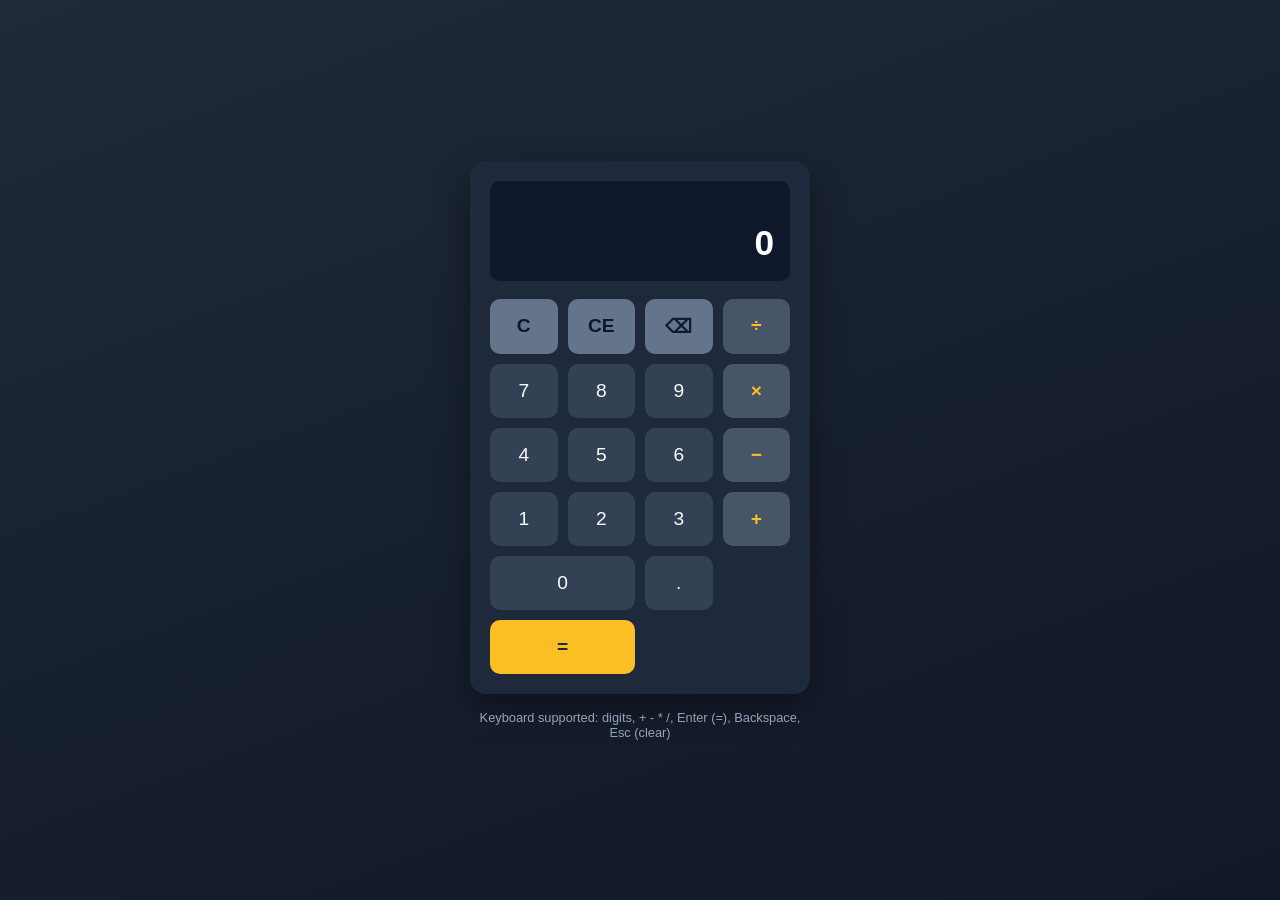
<file: mca_calculator/index.html>
<!DOCTYPE html>
<html lang="en">
<head>
  <meta charset="UTF-8">
  <meta name="viewport" content="width=device-width, initial-scale=1.0">
  <title>Calculator - MCA Mini Project</title>
  <link rel="stylesheet" href="style.css">
</head>
<body>

  <div class="calculator">

    <!-- ===================== DISPLAY SCREEN ===================== -->
    <div class="display">
      <div class="expression" id="expression"></div>
      <div class="result" id="result">0</div>
    </div>

    <!-- ===================== BUTTON GRID ===================== -->
    <div class="buttons">
      <button class="btn function" data-action="clear">C</button>
      <button class="btn function" data-action="clear-entry">CE</button>
      <button class="btn function" data-action="backspace">&#9003;</button>
      <button class="btn operator" data-action="divide">&divide;</button>

      <button class="btn number" data-value="7">7</button>
      <button class="btn number" data-value="8">8</button>
      <button class="btn number" data-value="9">9</button>
      <button class="btn operator" data-action="multiply">&times;</button>

      <button class="btn number" data-value="4">4</button>
      <button class="btn number" data-value="5">5</button>
      <button class="btn number" data-value="6">6</button>
      <button class="btn operator" data-action="subtract">&minus;</button>

      <button class="btn number" data-value="1">1</button>
      <button class="btn number" data-value="2">2</button>
      <button class="btn number" data-value="3">3</button>
      <button class="btn operator" data-action="add">+</button>

      <button class="btn number zero" data-value="0">0</button>
      <button class="btn number" data-value=".">.</button>
      <button class="btn equals" data-action="equals">=</button>
    </div>

  </div>

  <p class="hint">Keyboard supported: digits, + - * /, Enter (=), Backspace, Esc (clear)</p>

  <script src="script.js"></script>
</body>
</html>
</file>
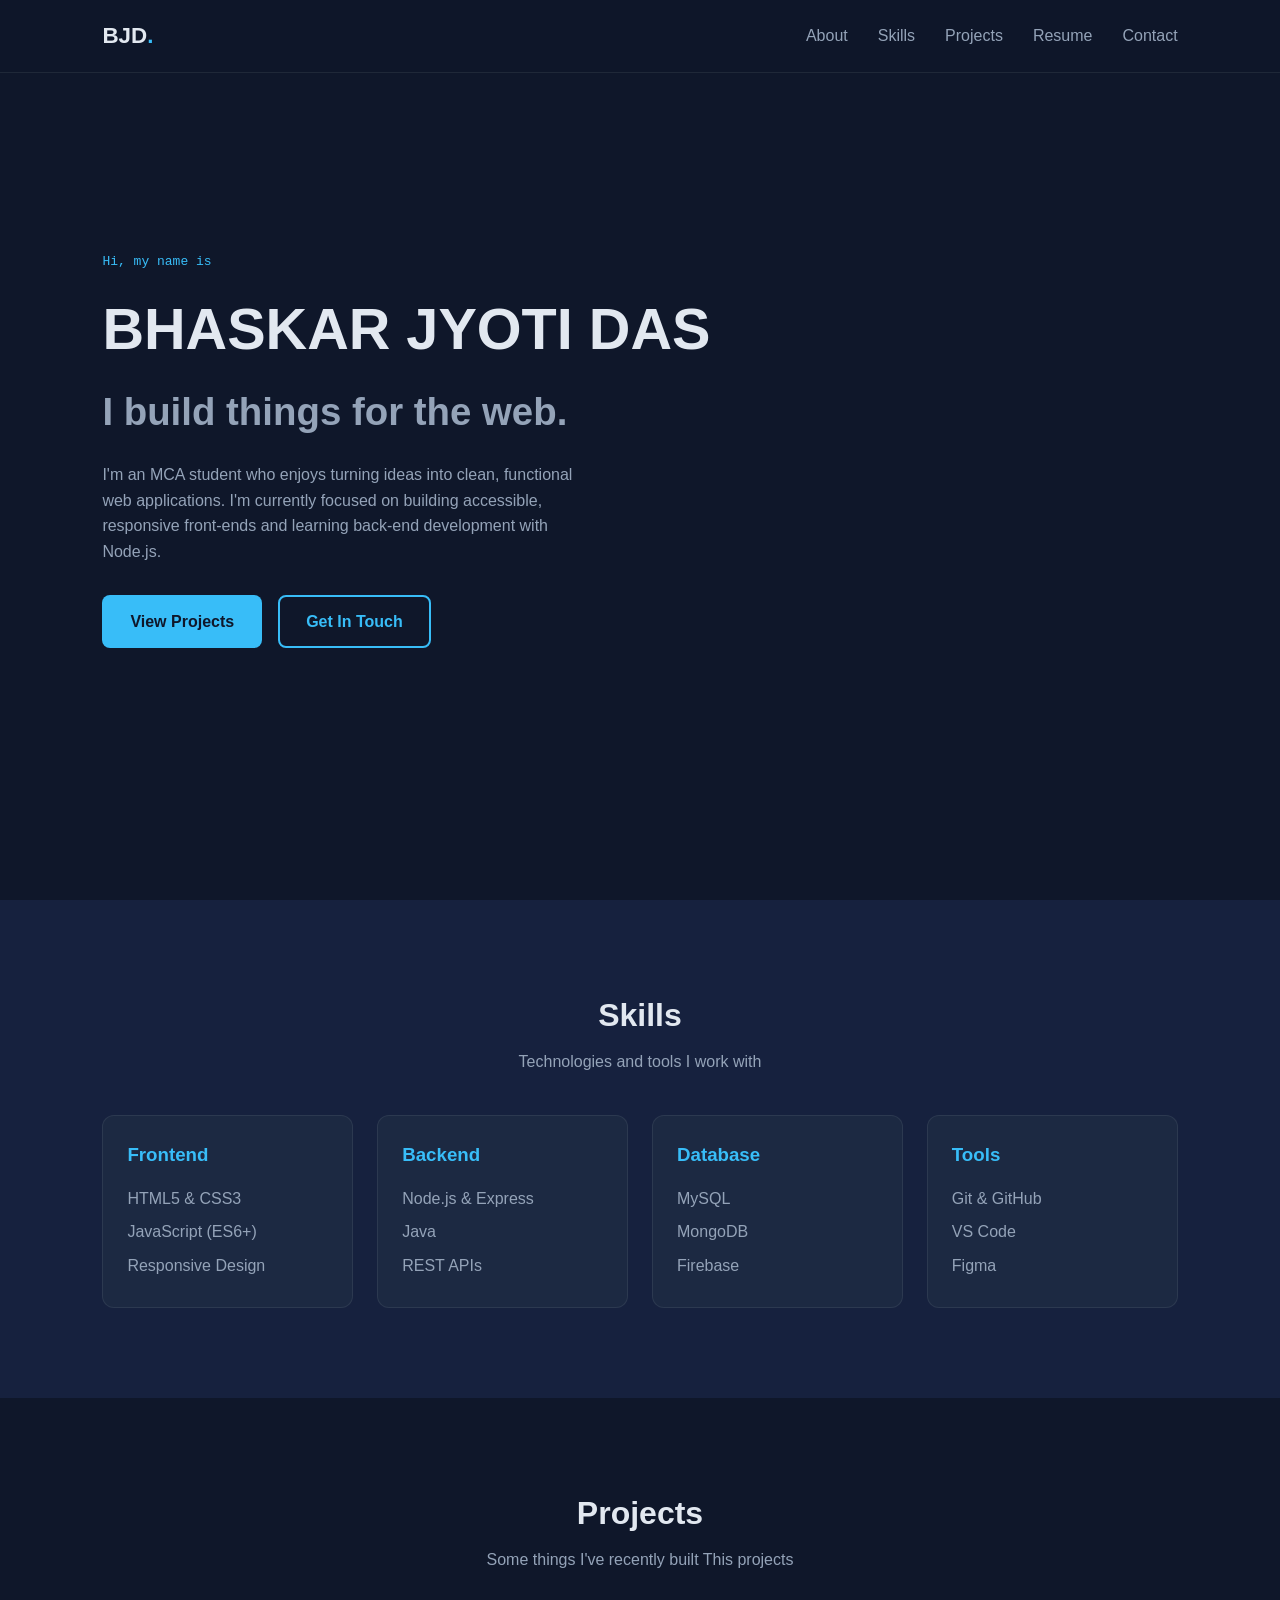
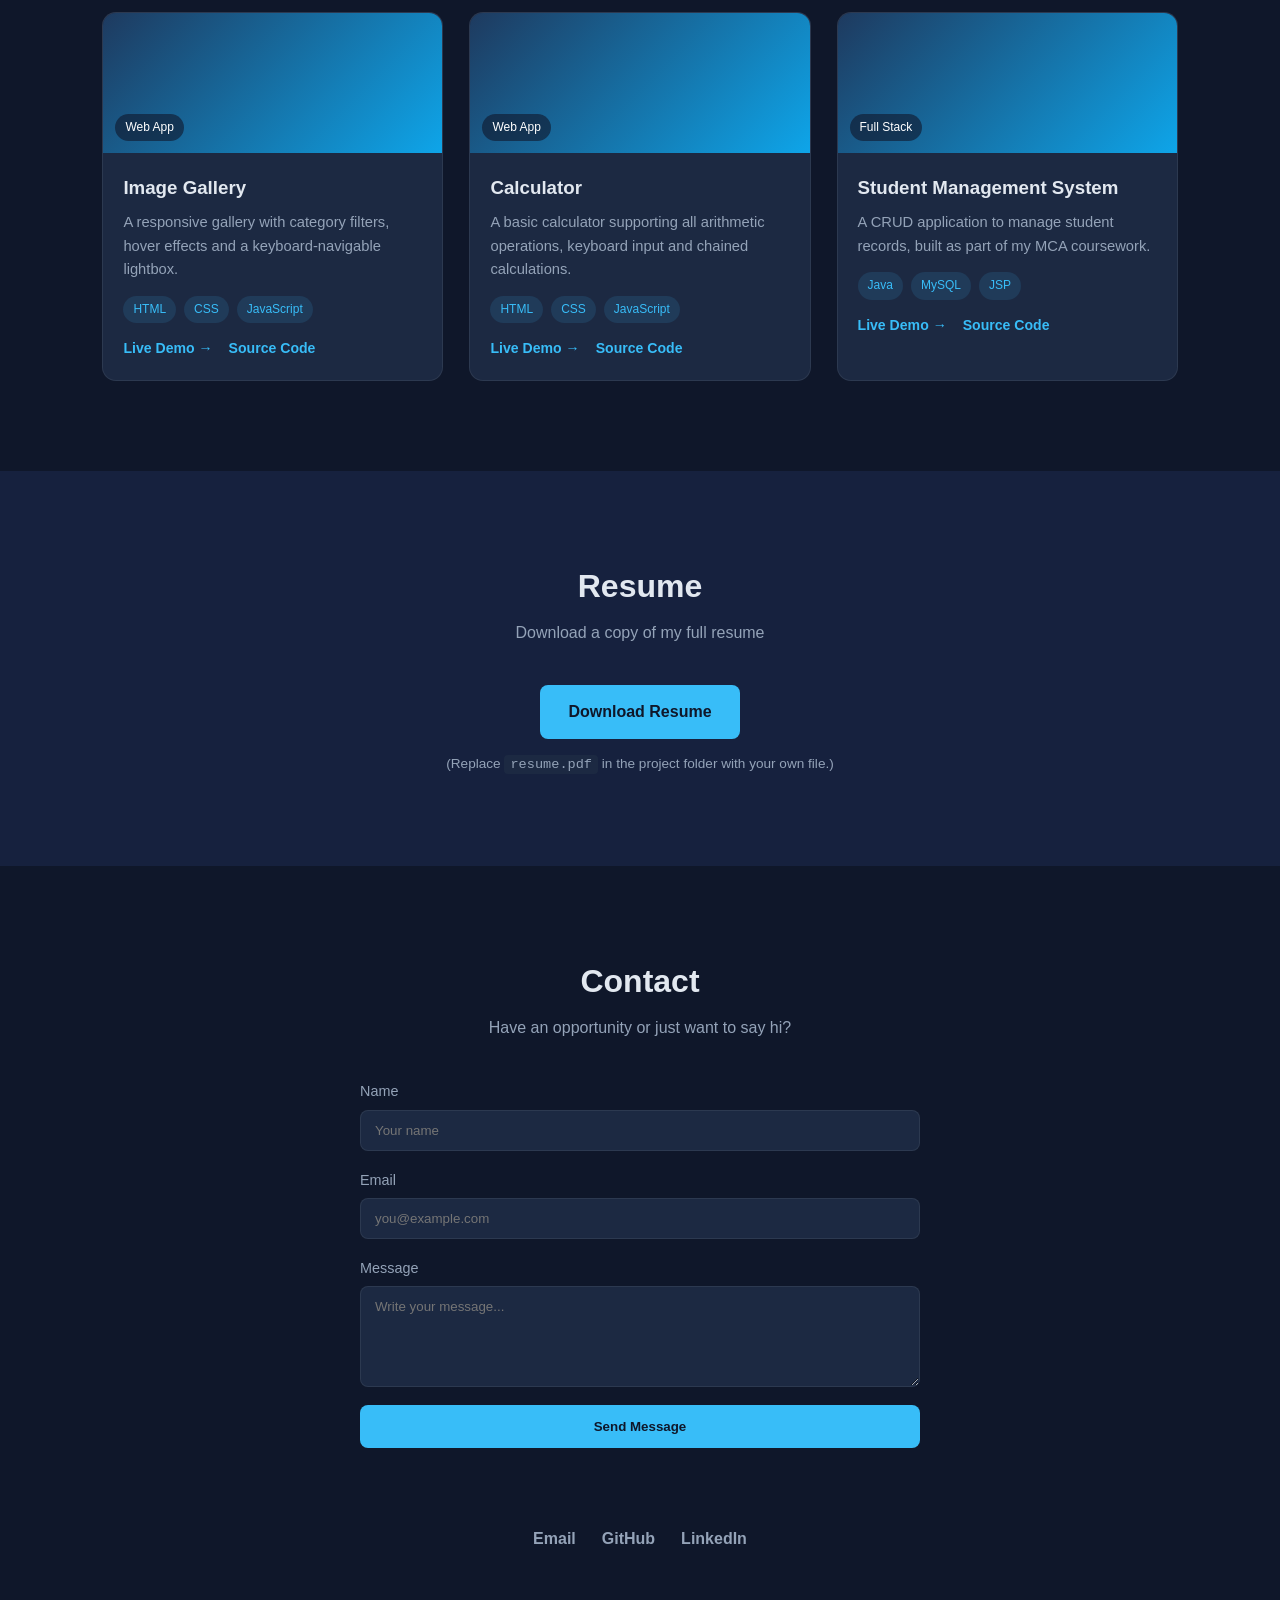
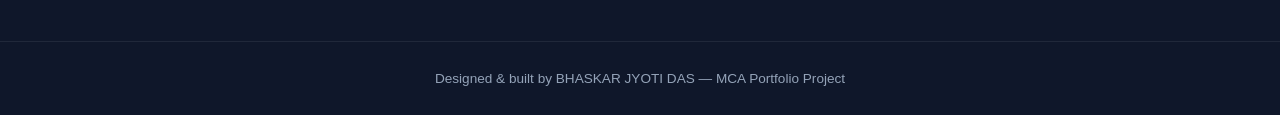
<file: mca_portfolio/index.html>
<!DOCTYPE html>
<html lang="en">
<head>
  <meta charset="UTF-8">
  <meta name="viewport" content="width=device-width, initial-scale=1.0">
  <title>BHASKAR JYOTI DAS  - Portfolio</title>
  <link rel="stylesheet" href="style.css">
</head>
<body>

  <!-- ===================== NAVIGATION ===================== -->
  <header class="navbar" id="navbar">
    <div class="logo">BJD<span>.</span></div>
    <nav>
      <ul class="nav-links" id="navLinks">
        <li><a href="#about" class="nav-link">About</a></li>
        <li><a href="#skills" class="nav-link">Skills</a></li>
        <li><a href="#projects" class="nav-link">Projects</a></li>
        <li><a href="#resume" class="nav-link">Resume</a></li>
        <li><a href="#contact" class="nav-link">Contact</a></li>
      </ul>
    </nav>
    <button class="menu-toggle" id="menuToggle" aria-label="Toggle menu">&#9776;</button>
  </header>

  <!-- ===================== HERO / ABOUT ===================== -->
  <section class="hero" id="about">
    <div class="hero-content fade-in">
      <p class="eyebrow">Hi, my name is</p>
      <h1>BHASKAR JYOTI DAS</h1>
      <h2>I build things for the web.</h2>
      <p class="hero-text">
        I'm an MCA student who enjoys turning ideas into clean, functional web
        applications. I'm currently focused on building accessible, responsive
        front-ends and learning back-end development with Node.js.
      </p>
      <div class="hero-buttons">
        <a href="#projects" class="btn btn-primary">View Projects</a>
        <a href="#contact" class="btn btn-outline">Get In Touch</a>
      </div>
    </div>
  </section>

  <!-- ===================== SKILLS ===================== -->
  <section class="skills" id="skills">
    <h2 class="section-title fade-in">Skills</h2>
    <p class="section-subtitle fade-in">Technologies and tools I work with</p>

    <div class="skills-grid">
      <div class="skill-card fade-in">
        <h3>Frontend</h3>
        <ul>
          <li>HTML5 &amp; CSS3</li>
          <li>JavaScript (ES6+)</li>
          <li>Responsive Design</li>
        </ul>
      </div>
      <div class="skill-card fade-in">
        <h3>Backend</h3>
        <ul>
          <li>Node.js &amp; Express</li>
          <li>Java</li>
          <li>REST APIs</li>
        </ul>
      </div>
      <div class="skill-card fade-in">
        <h3>Database</h3>
        <ul>
          <li>MySQL</li>
          <li>MongoDB</li>
          <li>Firebase</li>
        </ul>
      </div>
      <div class="skill-card fade-in">
        <h3>Tools</h3>
        <ul>
          <li>Git &amp; GitHub</li>
          <li>VS Code</li>
          <li>Figma</li>
        </ul>
      </div>
    </div>
  </section>

  <!-- ===================== PROJECTS ===================== -->
  <section class="projects" id="projects">
    <h2 class="section-title fade-in">Projects</h2>
    <p class="section-subtitle fade-in">Some things I've recently built This projects</p>

    <div class="projects-grid">

      <article class="project-card fade-in">
        <div class="project-image">
          <span class="project-tag">Web App</span>
        </div>
        <div class="project-body">
          <h3>Image Gallery</h3>
          <p>A responsive gallery with category filters, hover effects and a keyboard-navigable lightbox.</p>
          <div class="project-stack">
            <span>HTML</span><span>CSS</span><span>JavaScript</span>
          </div>
          <div class="project-links">
            <a href="#" target="_blank" rel="noopener">Live Demo &rarr;</a>
            <a href="#" target="_blank" rel="noopener">Source Code</a>
          </div>
        </div>
      </article>

      <article class="project-card fade-in">
        <div class="project-image">
          <span class="project-tag">Web App</span>
        </div>
        <div class="project-body">
          <h3>Calculator</h3>
          <p>A basic calculator supporting all arithmetic operations, keyboard input and chained calculations.</p>
          <div class="project-stack">
            <span>HTML</span><span>CSS</span><span>JavaScript</span>
          </div>
          <div class="project-links">
            <a href="#" target="_blank" rel="noopener">Live Demo &rarr;</a>
            <a href="#" target="_blank" rel="noopener">Source Code</a>
          </div>
        </div>
      </article>

      <article class="project-card fade-in">
        <div class="project-image">
          <span class="project-tag">Full Stack</span>
        </div>
        <div class="project-body">
          <h3>Student Management System</h3>
          <p>A CRUD application to manage student records, built as part of my MCA coursework.</p>
          <div class="project-stack">
            <span>Java</span><span>MySQL</span><span>JSP</span>
          </div>
          <div class="project-links">
            <a href="#" target="_blank" rel="noopener">Live Demo &rarr;</a>
            <a href="#" target="_blank" rel="noopener">Source Code</a>
          </div>
        </div>
      </article>

    </div>
  </section>

  <!-- ===================== RESUME ===================== -->
  <section class="resume" id="resume">
    <div class="resume-content fade-in">
      <h2 class="section-title">Resume</h2>
      <p class="section-subtitle">Download a copy of my full resume</p>
      <a href="resume.pdf" class="btn btn-primary" download>Download Resume</a>
      <p class="resume-note">(Replace <code>resume.pdf</code> in the project folder with your own file.)</p>
    </div>
  </section>

  <!-- ===================== CONTACT ===================== -->
  <section class="contact" id="contact">
    <h2 class="section-title fade-in">Contact</h2>
    <p class="section-subtitle fade-in">Have an opportunity or just want to say hi?</p>

    <form class="contact-form fade-in" id="contactForm">
      <div class="form-row">
        <label for="name">Name</label>
        <input type="text" id="name" name="name" placeholder="Your name" required>
      </div>
      <div class="form-row">
        <label for="email">Email</label>
        <input type="email" id="email" name="email" placeholder="you@example.com" required>
      </div>
      <div class="form-row">
        <label for="message">Message</label>
        <textarea id="message" name="message" rows="5" placeholder="Write your message..." required></textarea>
      </div>
      <button type="submit" class="btn btn-primary">Send Message</button>
      <p class="form-status" id="formStatus"></p>
    </form>

    <div class="social-links fade-in">
      <a href="mailto:aarav.sharma@example.com">Email</a>
      <a href="https://github.com/" target="_blank" rel="noopener">GitHub</a>
      <a href="https://linkedin.com/" target="_blank" rel="noopener">LinkedIn</a>
    </div>
  </section>

  <!-- ===================== FOOTER ===================== -->
  <footer>
    <p>Designed &amp; built by BHASKAR JYOTI DAS &mdash; MCA Portfolio Project</p>
  </footer>

  <button class="scroll-top" id="scrollTop" aria-label="Scroll to top">&uarr;</button>

  <script src="script.js"></script>
</body>
</html>
</file>
<file: mca_calculator/style.css>
/* =========================================================
   Calculator - Stylesheet
   Clean, simple styling suitable for an academic mini project
   ========================================================= */

* {
  margin: 0;
  padding: 0;
  box-sizing: border-box;
}

body {
  min-height: 100vh;
  display: flex;
  flex-direction: column;
  align-items: center;
  justify-content: center;
  gap: 16px;
  font-family: 'Segoe UI', Arial, sans-serif;
  background: linear-gradient(160deg, #1f2937, #111827);
  padding: 20px;
}

/* ---------------- Calculator container ---------------- */
.calculator {
  width: 100%;
  max-width: 340px;
  background-color: #1e293b;
  border-radius: 16px;
  padding: 20px;
  box-shadow: 0 15px 35px rgba(0, 0, 0, 0.4);
}

/* ---------------- Display screen ---------------- */
.display {
  background-color: #0f172a;
  border-radius: 10px;
  padding: 18px 16px;
  margin-bottom: 18px;
  text-align: right;
  overflow: hidden;
}

.expression {
  min-height: 20px;
  color: #94a3b8;
  font-size: 0.95rem;
  white-space: nowrap;
  overflow-x: auto;
}

.result {
  color: #ffffff;
  font-size: 2.2rem;
  font-weight: 600;
  white-space: nowrap;
  overflow-x: auto;
  margin-top: 4px;
}

/* ---------------- Button grid ---------------- */
.buttons {
  display: grid;
  grid-template-columns: repeat(4, 1fr);
  gap: 10px;
}

.btn {
  border: none;
  border-radius: 10px;
  font-size: 1.2rem;
  padding: 16px 0;
  cursor: pointer;
  color: #f8fafc;
  background-color: #334155;
  transition: transform 0.1s ease, background-color 0.2s ease;
}

.btn:hover {
  background-color: #475569;
}

.btn:active {
  transform: scale(0.94);
}

/* Number buttons */
.number {
  background-color: #334155;
}

/* Operator buttons (+ - x /) */
.operator {
  background-color: #475569;
  color: #fbbf24;
  font-weight: 600;
}

.operator:hover {
  background-color: #57657b;
}

/* Function buttons: C, CE, backspace */
.function {
  background-color: #64748b;
  color: #0f172a;
  font-weight: 600;
}

.function:hover {
  background-color: #7c8ba3;
}

/* Equals button spans and stands out */
.equals {
  background-color: #fbbf24;
  color: #1e293b;
  font-weight: 700;
  grid-column: span 2;
}

.equals:hover {
  background-color: #fcd34d;
}

/* Zero button spans two columns */
.zero {
  grid-column: span 2;
}

/* Highlight state when a button is pressed via keyboard */
.btn.pressed {
  transform: scale(0.94);
  background-color: #57657b;
}

/* ---------------- Hint text ---------------- */
.hint {
  color: #94a3b8;
  font-size: 0.8rem;
  text-align: center;
  max-width: 340px;
}

/* =========================================================
   Responsive design for smaller screens
   ========================================================= */
@media (max-width: 380px) {
  .result {
    font-size: 1.8rem;
  }

  .btn {
    font-size: 1rem;
    padding: 14px 0;
  }
}
</file>
<file: mca_portfolio/style.css>
/* =========================================================
   Portfolio Site - Stylesheet
   Clean, responsive layout suitable for an academic project
   ========================================================= */

* {
  margin: 0;
  padding: 0;
  box-sizing: border-box;
}

html {
  scroll-behavior: smooth;
}

:root {
  --bg: #0f172a;
  --bg-alt: #16213e;
  --card: #1c2942;
  --text: #e2e8f0;
  --text-dim: #94a3b8;
  --accent: #38bdf8;
  --accent-dark: #0ea5e9;
  --border: rgba(226, 232, 240, 0.08);
}

body {
  font-family: 'Segoe UI', Arial, sans-serif;
  background-color: var(--bg);
  color: var(--text);
  line-height: 1.6;
}

a {
  text-decoration: none;
  color: inherit;
}

ul {
  list-style: none;
}

section {
  padding: 90px 8vw;
}

.section-title {
  font-size: 2rem;
  font-weight: 700;
  text-align: center;
}

.section-subtitle {
  text-align: center;
  color: var(--text-dim);
  margin-top: 8px;
  margin-bottom: 40px;
}

/* ---------------- Buttons ---------------- */
.btn {
  display: inline-block;
  padding: 12px 26px;
  border-radius: 8px;
  font-weight: 600;
  cursor: pointer;
  border: 2px solid transparent;
  transition: transform 0.2s ease, background-color 0.2s ease, color 0.2s ease;
}

.btn:hover {
  transform: translateY(-3px);
}

.btn-primary {
  background-color: var(--accent);
  color: #0f172a;
}

.btn-primary:hover {
  background-color: var(--accent-dark);
}

.btn-outline {
  border-color: var(--accent);
  color: var(--accent);
  background: transparent;
}

.btn-outline:hover {
  background-color: var(--accent);
  color: #0f172a;
}

/* ---------------- Navbar ---------------- */
.navbar {
  position: fixed;
  top: 0;
  left: 0;
  right: 0;
  display: flex;
  align-items: center;
  justify-content: space-between;
  padding: 18px 8vw;
  background-color: rgba(15, 23, 42, 0.85);
  backdrop-filter: blur(8px);
  z-index: 200;
  border-bottom: 1px solid var(--border);
}

.logo {
  font-size: 1.4rem;
  font-weight: 700;
  color: var(--text);
}

.logo span {
  color: var(--accent);
}

.nav-links {
  display: flex;
  gap: 30px;
}

.nav-link {
  color: var(--text-dim);
  font-weight: 500;
  position: relative;
  padding-bottom: 4px;
}

.nav-link::after {
  content: "";
  position: absolute;
  left: 0;
  bottom: 0;
  width: 0;
  height: 2px;
  background-color: var(--accent);
  transition: width 0.25s ease;
}

.nav-link:hover {
  color: var(--text);
}

.nav-link:hover::after {
  width: 100%;
}

.menu-toggle {
  display: none;
  background: none;
  border: none;
  color: var(--text);
  font-size: 1.6rem;
  cursor: pointer;
}

/* ---------------- Hero ---------------- */
.hero {
  min-height: 100vh;
  display: flex;
  align-items: center;
  padding-top: 90px;
}

.hero-content {
  max-width: 700px;
}

.eyebrow {
  color: var(--accent);
  font-family: monospace;
  margin-bottom: 10px;
}

.hero h1 {
  font-size: clamp(2.4rem, 6vw, 3.6rem);
  font-weight: 700;
  color: var(--text);
}

.hero h2 {
  font-size: clamp(1.6rem, 4vw, 2.4rem);
  color: var(--text-dim);
  margin-top: 6px;
  margin-bottom: 20px;
}

.hero-text {
  color: var(--text-dim);
  max-width: 55ch;
  margin-bottom: 30px;
}

.hero-buttons {
  display: flex;
  gap: 16px;
  flex-wrap: wrap;
}

/* ---------------- Skills ---------------- */
.skills {
  background-color: var(--bg-alt);
}

.skills-grid {
  display: grid;
  grid-template-columns: repeat(auto-fit, minmax(200px, 1fr));
  gap: 24px;
}

.skill-card {
  background-color: var(--card);
  border: 1px solid var(--border);
  border-radius: 12px;
  padding: 24px;
  transition: transform 0.25s ease, border-color 0.25s ease;
}

.skill-card:hover {
  transform: translateY(-6px);
  border-color: var(--accent);
}

.skill-card h3 {
  color: var(--accent);
  margin-bottom: 12px;
}

.skill-card li {
  color: var(--text-dim);
  padding: 4px 0;
}

/* ---------------- Projects ---------------- */
.projects-grid {
  display: grid;
  grid-template-columns: repeat(auto-fit, minmax(280px, 1fr));
  gap: 26px;
}

.project-card {
  background-color: var(--card);
  border: 1px solid var(--border);
  border-radius: 14px;
  overflow: hidden;
  transition: transform 0.3s ease, box-shadow 0.3s ease;
}

.project-card:hover {
  transform: translateY(-8px);
  box-shadow: 0 18px 40px rgba(0, 0, 0, 0.35);
}

.project-image {
  height: 140px;
  background: linear-gradient(135deg, #1e3a5f, #0ea5e9);
  display: flex;
  align-items: flex-end;
  padding: 12px;
}

.project-tag {
  background-color: rgba(15, 23, 42, 0.6);
  color: #fff;
  font-size: 0.75rem;
  padding: 4px 10px;
  border-radius: 20px;
}

.project-body {
  padding: 20px;
}

.project-body h3 {
  margin-bottom: 8px;
}

.project-body p {
  color: var(--text-dim);
  font-size: 0.92rem;
  margin-bottom: 14px;
}

.project-stack {
  display: flex;
  gap: 8px;
  flex-wrap: wrap;
  margin-bottom: 14px;
}

.project-stack span {
  background-color: rgba(56, 189, 248, 0.12);
  color: var(--accent);
  font-size: 0.75rem;
  padding: 4px 10px;
  border-radius: 20px;
}

.project-links {
  display: flex;
  gap: 16px;
  font-size: 0.88rem;
}

.project-links a {
  color: var(--accent);
  font-weight: 600;
}

.project-links a:hover {
  text-decoration: underline;
}

/* ---------------- Resume ---------------- */
.resume {
  background-color: var(--bg-alt);
  text-align: center;
}

.resume-note {
  margin-top: 14px;
  color: var(--text-dim);
  font-size: 0.85rem;
}

.resume-note code {
  background-color: var(--card);
  padding: 2px 6px;
  border-radius: 4px;
}

/* ---------------- Contact ---------------- */
.contact-form {
  max-width: 560px;
  margin: 0 auto;
  display: flex;
  flex-direction: column;
  gap: 18px;
}

.form-row {
  display: flex;
  flex-direction: column;
  gap: 6px;
}

.form-row label {
  font-size: 0.9rem;
  color: var(--text-dim);
}

.form-row input,
.form-row textarea {
  background-color: var(--card);
  border: 1px solid var(--border);
  border-radius: 8px;
  padding: 12px 14px;
  color: var(--text);
  font-family: inherit;
  resize: vertical;
  transition: border-color 0.2s ease;
}

.form-row input:focus,
.form-row textarea:focus {
  outline: none;
  border-color: var(--accent);
}

.form-status {
  color: var(--accent);
  font-size: 0.9rem;
  min-height: 20px;
}

.social-links {
  display: flex;
  justify-content: center;
  gap: 26px;
  margin-top: 40px;
}

.social-links a {
  color: var(--text-dim);
  font-weight: 600;
  transition: color 0.2s ease;
}

.social-links a:hover {
  color: var(--accent);
}

/* ---------------- Footer ---------------- */
footer {
  text-align: center;
  padding: 26px;
  color: var(--text-dim);
  font-size: 0.85rem;
  border-top: 1px solid var(--border);
}

/* ---------------- Scroll to top button ---------------- */
.scroll-top {
  position: fixed;
  bottom: 26px;
  right: 26px;
  width: 44px;
  height: 44px;
  border-radius: 50%;
  border: none;
  background-color: var(--accent);
  color: #0f172a;
  font-size: 1.2rem;
  cursor: pointer;
  opacity: 0;
  visibility: hidden;
  transform: translateY(10px);
  transition: all 0.3s ease;
  z-index: 150;
}

.scroll-top.show {
  opacity: 1;
  visibility: visible;
  transform: translateY(0);
}

/* ---------------- Scroll-triggered fade-in animation ---------------- */
.fade-in {
  opacity: 0;
  transform: translateY(24px);
  transition: opacity 0.7s ease, transform 0.7s ease;
}

.fade-in.visible {
  opacity: 1;
  transform: translateY(0);
}

/* =========================================================
   Responsive design
   ========================================================= */
@media (max-width: 768px) {
  section {
    padding: 70px 6vw;
  }

  .nav-links {
    position: absolute;
    top: 100%;
    left: 0;
    right: 0;
    background-color: var(--bg);
    flex-direction: column;
    align-items: center;
    padding: 20px 0;
    gap: 20px;
    display: none;
    border-bottom: 1px solid var(--border);
  }

  .nav-links.open {
    display: flex;
  }

  .menu-toggle {
    display: block;
  }
}

@media (max-width: 480px) {
  .hero h1 {
    font-size: 2rem;
  }

  .hero h2 {
    font-size: 1.3rem;
  }
}
</file>
